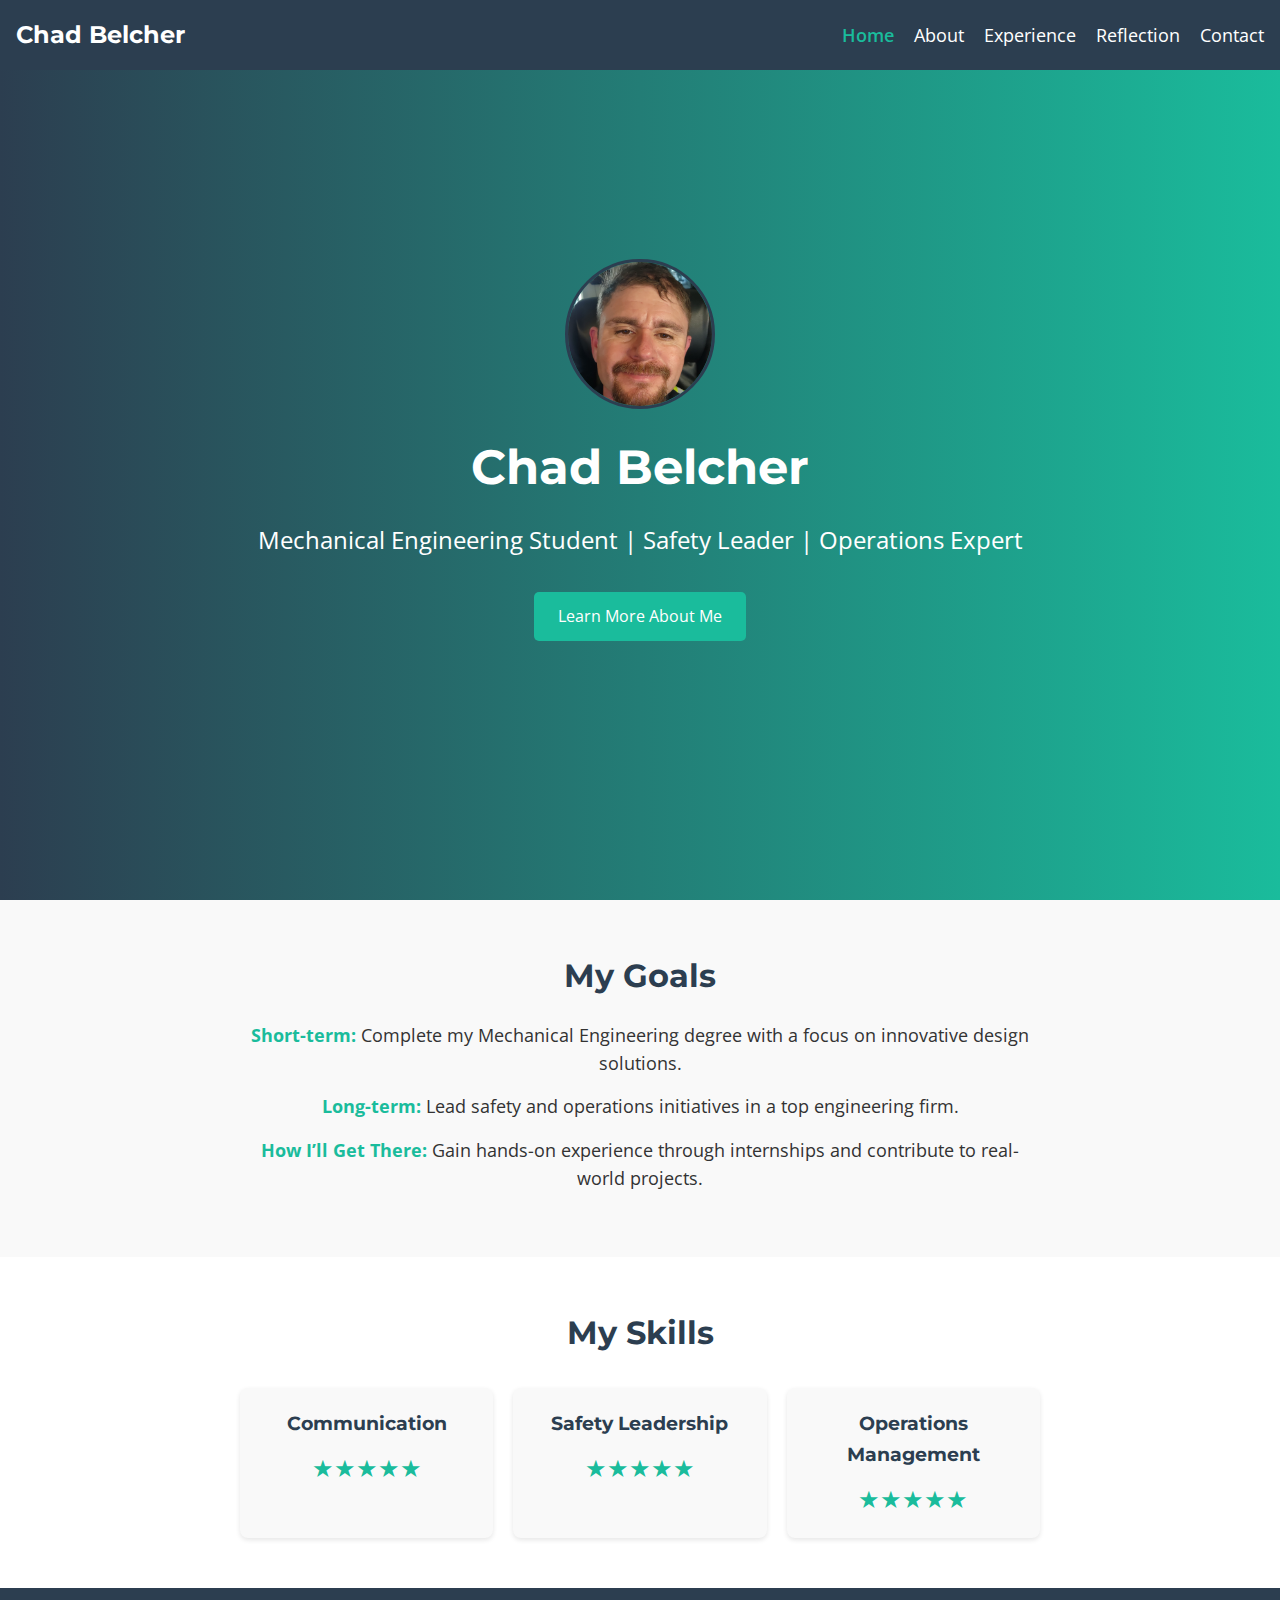
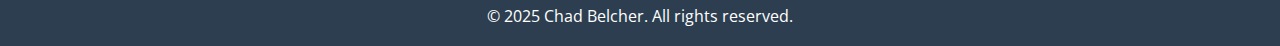
<file: index.html>
<!DOCTYPE html>
<html lang="en">
<head>
    <meta charset="UTF-8">
    <meta name="viewport" content="width=device-width, initial-scale=1.0">
    <title>Chad Belcher - Portfolio</title>
    <link href="https://fonts.googleapis.com/css2?family=Montserrat:wght@400;700&family=Open+Sans:wght@400;600&display=swap" rel="stylesheet">
    <link rel="stylesheet" href="css/styles.css">
</head>
<body>
    <header>
        <nav class="navbar">
            <div class="logo">Chad Belcher</div>
            <div class="nav-toggle" id="nav-toggle">☰</div>
            <ul class="nav-links" id="nav-links">
                <li><a href="index.html" class="active">Home</a></li>
                <li><a href="About.html">About</a></li>
                <li><a href="Experience.html">Experience</a></li>
                <li><a href="Reflection.html">Reflection</a></li>
                <li><a href="Contact.html">Contact</a></li>
            </ul>
        </nav>
    </header>

    <section class="hero">
        <div class="hero-content">
            <img src="Images/headshot.jpg" alt="Chad Belcher - Mechanical Engineering Student" class="profile-pic">
            <h1>Chad Belcher</h1>
            <p>Mechanical Engineering Student | Safety Leader | Operations Expert</p>
            <a href="About.html" class="btn">Learn More About Me</a>
        </div>
    </section>

    <section class="goals">
        <div class="container">
            <h2>My Goals</h2>
            <ul>
                <li><strong>Short-term:</strong> Complete my Mechanical Engineering degree with a focus on innovative design solutions.</li>
                <li><strong>Long-term:</strong> Lead safety and operations initiatives in a top engineering firm.</li>
                <li><strong>How I’ll Get There:</strong> Gain hands-on experience through internships and contribute to real-world projects.</li>
            </ul>
        </div>
    </section>

    <section class="skills">
        <div class="container">
            <h2>My Skills</h2>
            <div class="skills-grid">
                <div class="skill-item">
                    <h3>Communication</h3>
                    <p>★★★★★</p>
                </div>
                <div class="skill-item">
                    <h3>Safety Leadership</h3>
                    <p>★★★★★</p>
                </div>
                <div class="skill-item">
                    <h3>Operations Management</h3>
                    <p>★★★★★</p>
                </div>
               
            </div>
        </div>
    </section>

    <footer>
        <p>© 2025 Chad Belcher. All rights reserved.</p>
    </footer>

    <script src="js/script.js"></script>
</body>
</html>

    <script src="js/script.js"></script>
</body>
</html>
</file>
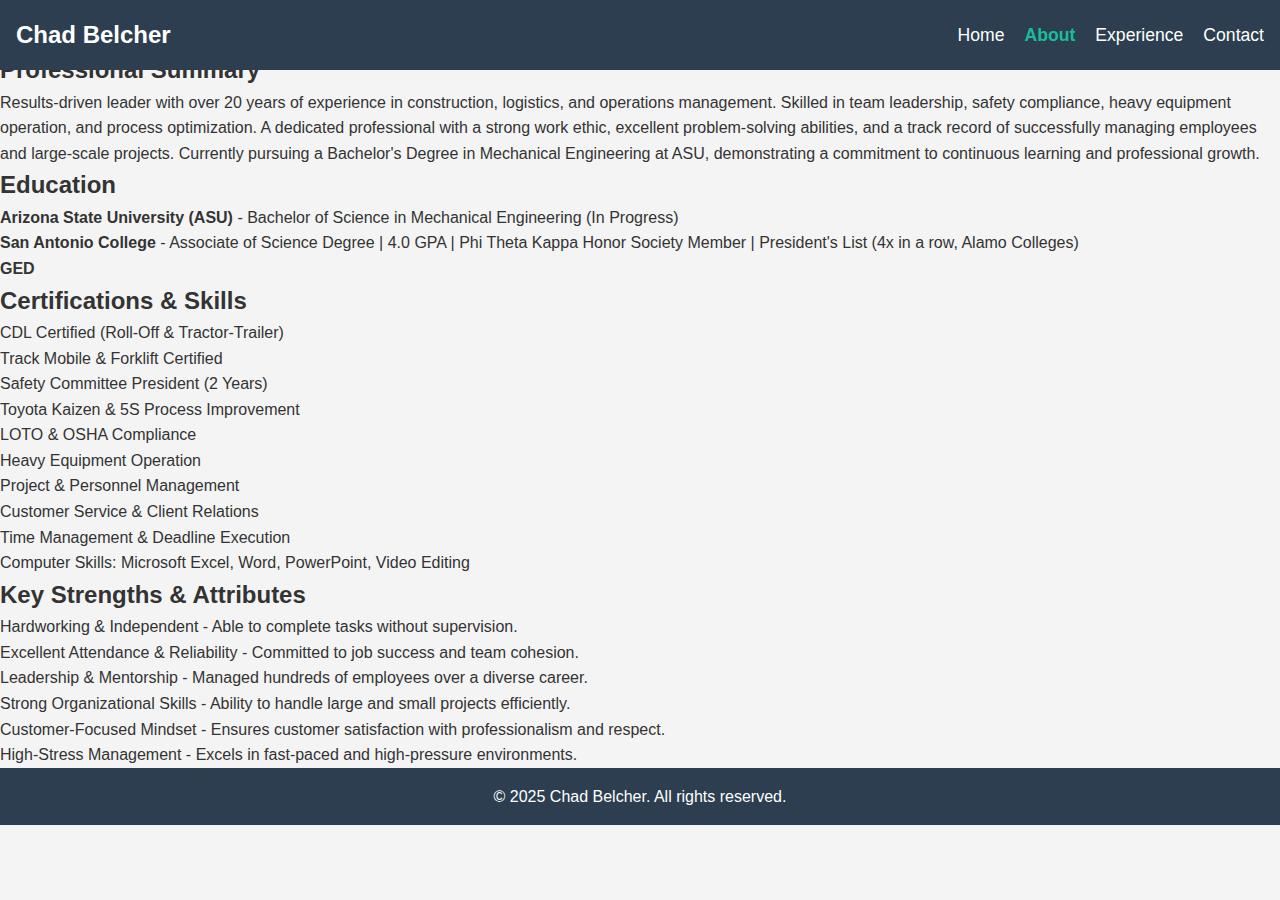
<file: about.html>
<!DOCTYPE html>
<html lang="en">
<head>
    <meta charset="UTF-8">
    <meta name="viewport" content="width=device-width, initial-scale=1.0">
    <title>About - Chad Belcher</title>
    <link rel="stylesheet" href="css/styles.css">
</head>
<body>
    <header>
        <nav class="navbar">
            <div class="logo">Chad Belcher</div>
            <div class="nav-toggle" id="nav-toggle">☰</div>
            <ul class="nav-links" id="nav-links">
                <li><a href="index.html">Home</a></li>
                <li><a href="about.html" class="active">About</a></li>
                <li><a href="experience.html">Experience</a></li>
                <li><a href="contact.html">Contact</a></li>
            </ul>
        </nav>
    </header>

    <section class="content">
        <h1>About Me</h1>
        <div class="section">
            <h2>Professional Summary</h2>
            <p>Results-driven leader with over 20 years of experience in construction, logistics, and operations management. Skilled in team leadership, safety compliance, heavy equipment operation, and process optimization. A dedicated professional with a strong work ethic, excellent problem-solving abilities, and a track record of successfully managing employees and large-scale projects. Currently pursuing a Bachelor's Degree in Mechanical Engineering at ASU, demonstrating a commitment to continuous learning and professional growth.</p>
        </div>

        <div class="section">
            <h2>Education</h2>
            <ul>
                <li><strong>Arizona State University (ASU)</strong> - Bachelor of Science in Mechanical Engineering (In Progress)</li>
                <li><strong>San Antonio College</strong> - Associate of Science Degree | 4.0 GPA | Phi Theta Kappa Honor Society Member | President's List (4x in a row, Alamo Colleges)</li>
                <li><strong>GED</strong></li>
            </ul>
        </div>

        <div class="section">
            <h2>Certifications & Skills</h2>
            <ul>
                <li>CDL Certified (Roll-Off & Tractor-Trailer)</li>
                <li>Track Mobile & Forklift Certified</li>
                <li>Safety Committee President (2 Years)</li>
                <li>Toyota Kaizen & 5S Process Improvement</li>
                <li>LOTO & OSHA Compliance</li>
                <li>Heavy Equipment Operation</li>
                <li>Project & Personnel Management</li>
                <li>Customer Service & Client Relations</li>
                <li>Time Management & Deadline Execution</li>
                <li>Computer Skills: Microsoft Excel, Word, PowerPoint, Video Editing</li>
            </ul>
        </div>

        <div class="section">
            <h2>Key Strengths & Attributes</h2>
            <ul>
                <li>Hardworking & Independent - Able to complete tasks without supervision.</li>
                <li>Excellent Attendance & Reliability - Committed to job success and team cohesion.</li>
                <li>Leadership & Mentorship - Managed hundreds of employees over a diverse career.</li>
                <li>Strong Organizational Skills - Ability to handle large and small projects efficiently.</li>
                <li>Customer-Focused Mindset - Ensures customer satisfaction with professionalism and respect.</li>
                <li>High-Stress Management - Excels in fast-paced and high-pressure environments.</li>
            </ul>
        </div>
    </section>

    <footer>
        <p>&copy; 2025 Chad Belcher. All rights reserved.</p>
    </footer>

    <script src="js/script.js"></script>
</body>
</html>
</file>
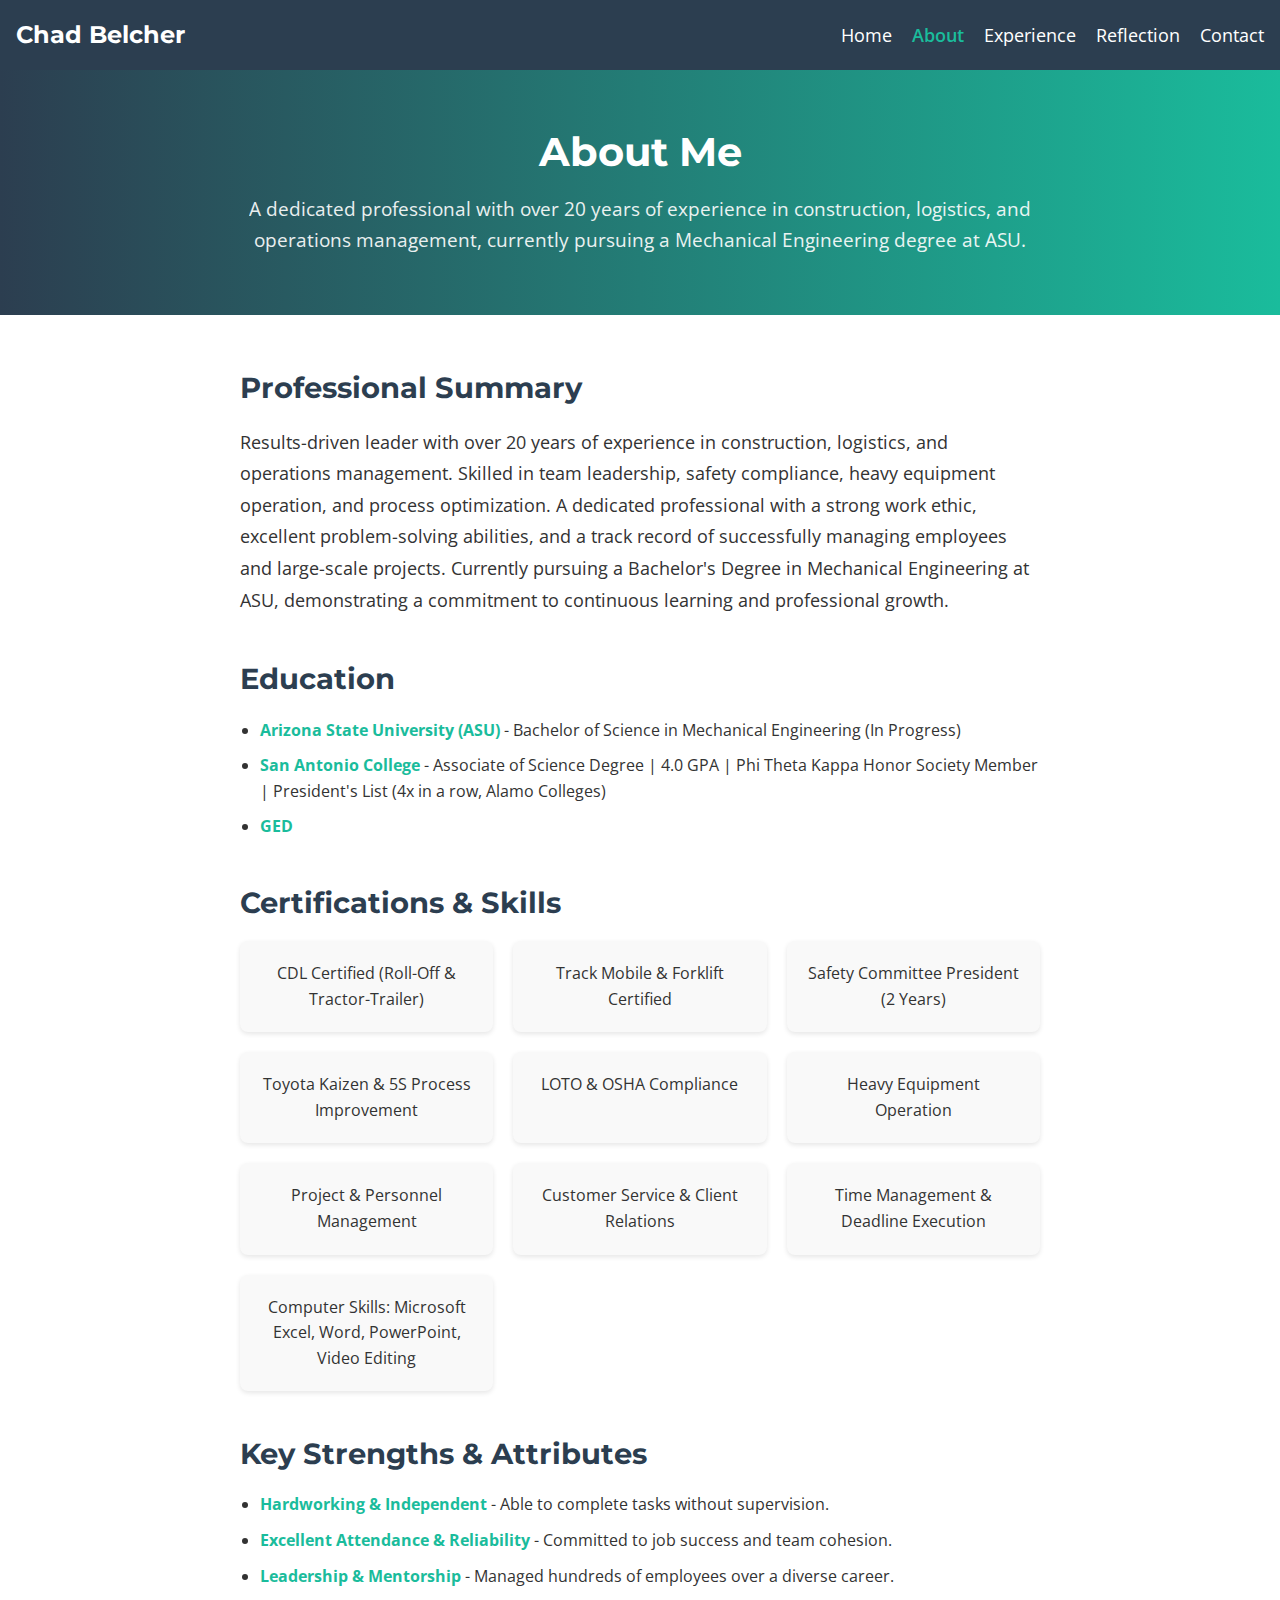
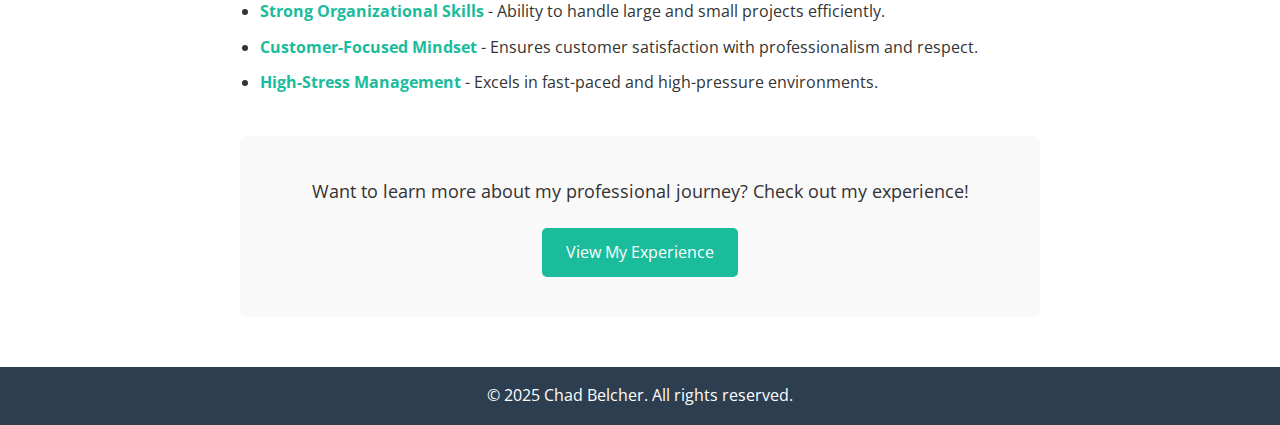
<file: About.html>
<!DOCTYPE html>
<html lang="en">
<head>
    <meta charset="UTF-8">
    <meta name="viewport" content="width=device-width, initial-scale=1.0">
    <title>About - Chad Belcher</title>
    <link href="https://fonts.googleapis.com/css2?family=Montserrat:wght@400;700&family=Open+Sans:wght@400;600&display=swap" rel="stylesheet">
    <link rel="stylesheet" href="css/styles.css">
</head>
<body>
    <header>
        <nav class="navbar">
            <div class="logo">Chad Belcher</div>
            <div class="nav-toggle" id="nav-toggle">☰</div>
            <ul class="nav-links" id="nav-links">
                <li><a href="index.html">Home</a></li>
                <li><a href="About.html" class="active">About</a></li>
                <li><a href="Experience.html">Experience</a></li>
                <li><a href="Reflection.html">Reflection</a></li>
                <li><a href="Contact.html">Contact</a></li>
            </ul>
        </nav>
    </header>

    <section class="about-hero">
        <div class="container">
            <h1>About Me</h1>
            <p>A dedicated professional with over 20 years of experience in construction, logistics, and operations management, currently pursuing a Mechanical Engineering degree at ASU.</p>
        </div>
    </section>

    <section class="about-content">
        <div class="container">
            <div class="section">
                <h2>Professional Summary</h2>
                <p>Results-driven leader with over 20 years of experience in construction, logistics, and operations management. Skilled in team leadership, safety compliance, heavy equipment operation, and process optimization. A dedicated professional with a strong work ethic, excellent problem-solving abilities, and a track record of successfully managing employees and large-scale projects. Currently pursuing a Bachelor's Degree in Mechanical Engineering at ASU, demonstrating a commitment to continuous learning and professional growth.</p>
            </div>

            <div class="section">
                <h2>Education</h2>
                <ul>
                    <li><strong>Arizona State University (ASU)</strong> - Bachelor of Science in Mechanical Engineering (In Progress)</li>
                    <li><strong>San Antonio College</strong> - Associate of Science Degree | 4.0 GPA | Phi Theta Kappa Honor Society Member | President's List (4x in a row, Alamo Colleges)</li>
                    <li><strong>GED</strong></li>
                </ul>
            </div>

            <div class="section">
                <h2>Certifications & Skills</h2>
                <div class="skills-grid">
                    <div class="skill-item">CDL Certified (Roll-Off & Tractor-Trailer)</div>
                    <div class="skill-item">Track Mobile & Forklift Certified</div>
                    <div class="skill-item">Safety Committee President (2 Years)</div>
                    <div class="skill-item">Toyota Kaizen & 5S Process Improvement</div>
                    <div class="skill-item">LOTO & OSHA Compliance</div>
                    <div class="skill-item">Heavy Equipment Operation</div>
                    <div class="skill-item">Project & Personnel Management</div>
                    <div class="skill-item">Customer Service & Client Relations</div>
                    <div class="skill-item">Time Management & Deadline Execution</div>
                    <div class="skill-item">Computer Skills: Microsoft Excel, Word, PowerPoint, Video Editing</div>
                </div>
            </div>

            <div class="section">
                <h2>Key Strengths & Attributes</h2>
                <ul>
                    <li><strong>Hardworking & Independent</strong> - Able to complete tasks without supervision.</li>
                    <li><strong>Excellent Attendance & Reliability</strong> - Committed to job success and team cohesion.</li>
                    <li><strong>Leadership & Mentorship</strong> - Managed hundreds of employees over a diverse career.</li>
                    <li><strong>Strong Organizational Skills</strong> - Ability to handle large and small projects efficiently.</li>
                    <li><strong>Customer-Focused Mindset</strong> - Ensures customer satisfaction with professionalism and respect.</li>
                    <li><strong>High-Stress Management</strong> - Excels in fast-paced and high-pressure environments.</li>
                </ul>
            </div>

            <div class="cta-section">
                <p>Want to learn more about my professional journey? Check out my experience!</p>
                <a href="Experience.html" class="btn">View My Experience</a>
            </div>
        </div>
    </section>

    <footer>
        <p>© 2025 Chad Belcher. All rights reserved.</p>
    </footer>

    <script src="js/script.js"></script>
</body>
</html>
</file>
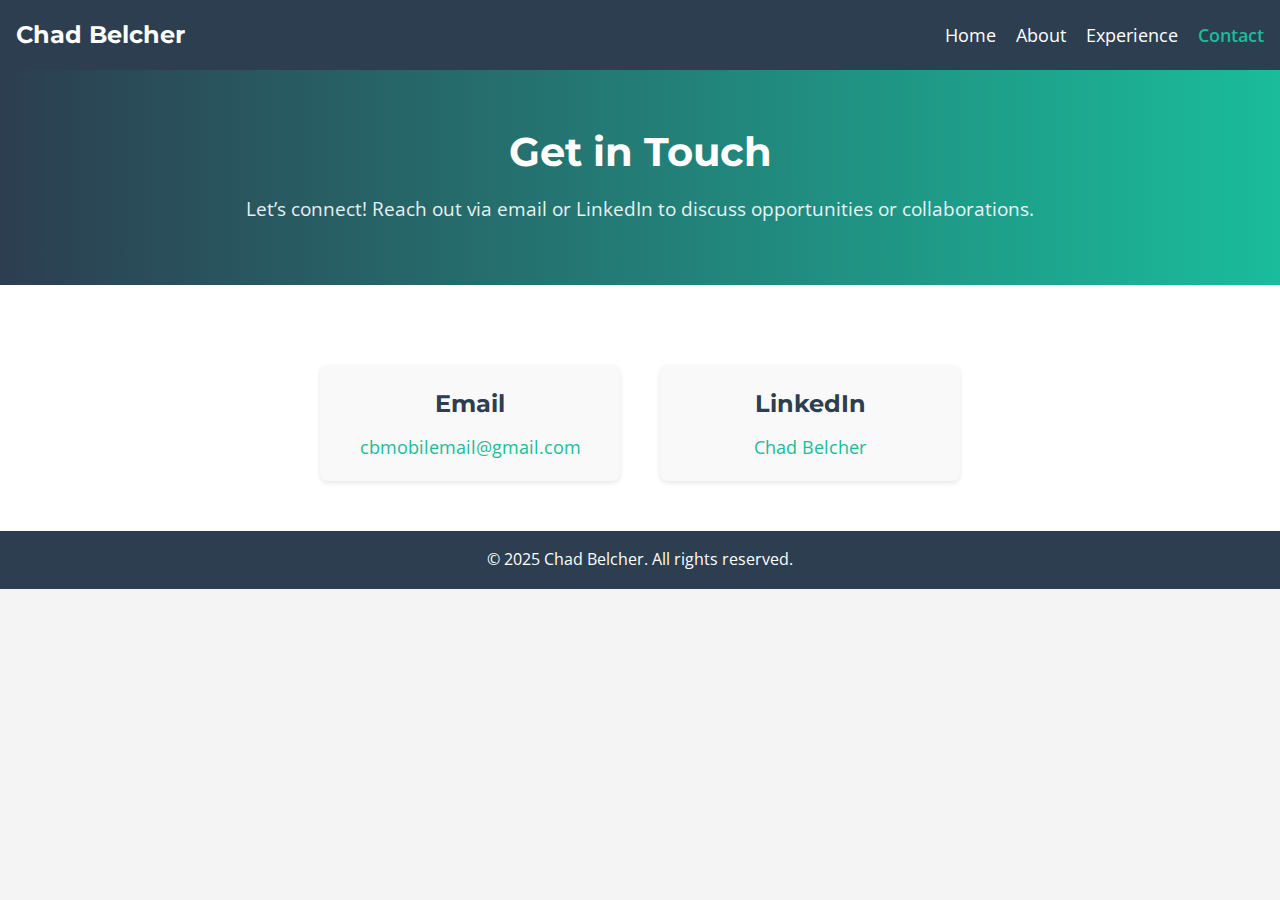
<file: Contact.html>
<!DOCTYPE html>
<html lang="en">
<head>
    <meta charset="UTF-8">
    <meta name="viewport" content="width=device-width, initial-scale=1.0">
    <title>Contact - Chad Belcher</title>
    <link href="https://fonts.googleapis.com/css2?family=Montserrat:wght@400;700&family=Open+Sans:wght@400;600&display=swap" rel="stylesheet">
    <link rel="stylesheet" href="css/styles.css">
</head>
<body>
    <header>
        <nav class="navbar">
            <div class="logo">Chad Belcher</div>
            <div class="nav-toggle" id="nav-toggle">☰</div>
            <ul class="nav-links" id="nav-links">
                <li><a href="index.html">Home</a></li>
                <li><a href="About.html">About</a></li>
                <li><a href="Experience.html">Experience</a></li>
                <li><a href="Contact.html" class="active">Contact</a></li>
            </ul>
        </nav>
    </header>

    <section class="contact-hero">
        <div class="container">
            <h1>Get in Touch</h1>
            <p>Let’s connect! Reach out via email or LinkedIn to discuss opportunities or collaborations.</p>
        </div>
    </section>

    <section class="contact-content">
        <div class="container">
            <div class="contact-info">
                <div class="contact-item">
                    <h2>Email</h2>
                    <p><a href="mailto:cbmobilemail@gmail.com">cbmobilemail@gmail.com</a></p>
                </div>
                <div class="contact-item">
                    <h2>LinkedIn</h2>
                    <p><a href="https://www.linkedin.com/in/chad-belcher-9355b7114/" target="_blank">Chad Belcher</a></p>
                </div>
            </div>
        </div>
    </section>

    <footer>
        <p>© 2025 Chad Belcher. All rights reserved.</p>
    </footer>

    <script src="js/script.js"></script>
</body>
</html>
</file>
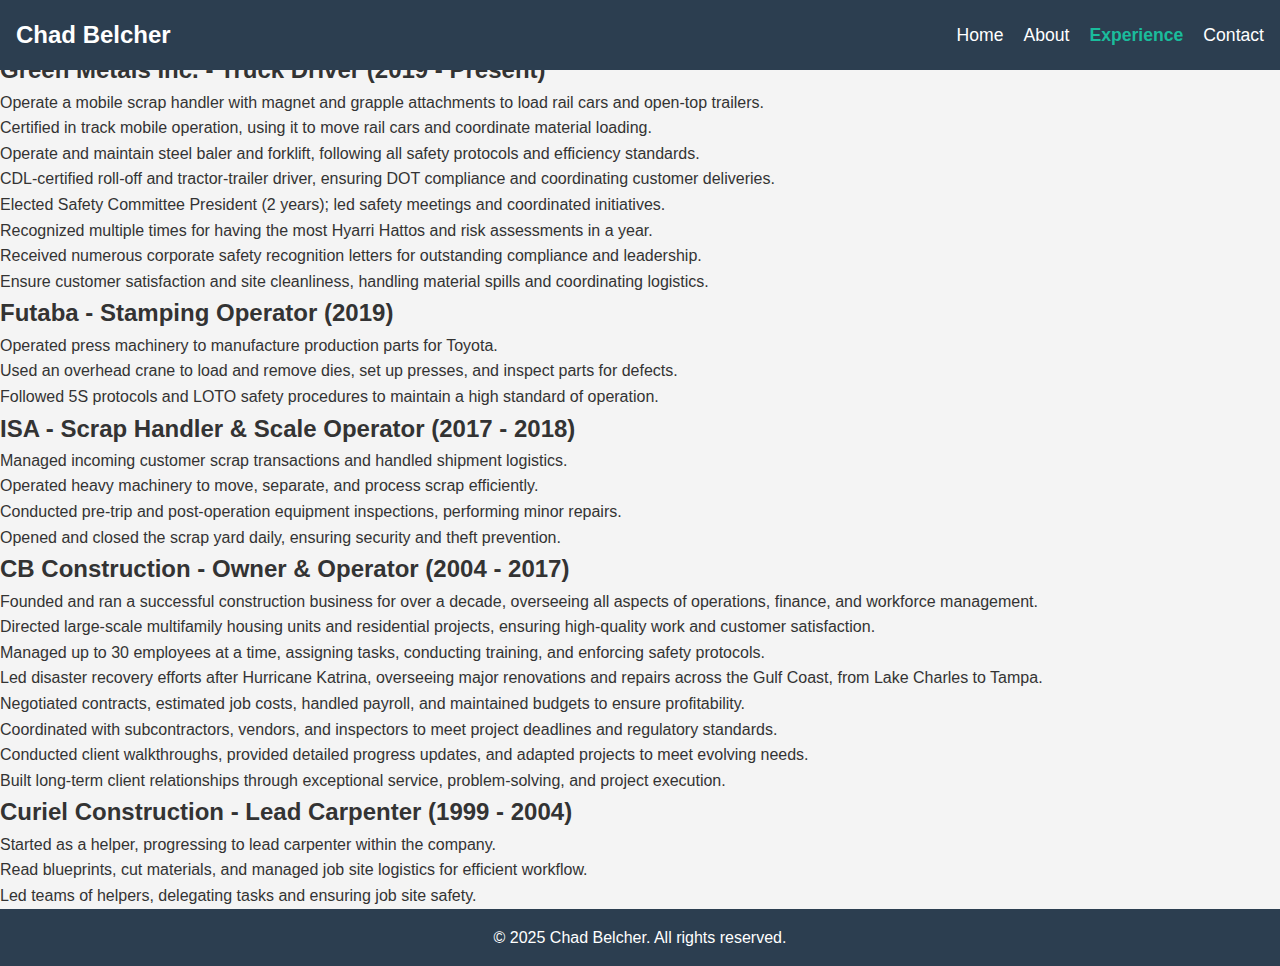
<file: experience.html>
<!DOCTYPE html>
<html lang="en">
<head>
    <meta charset="UTF-8">
    <meta name="viewport" content="width=device-width, initial-scale=1.0">
    <title>Experience - Chad Belcher</title>
    <link rel="stylesheet" href="css/styles.css">
</head>
<body>
    <header>
        <nav class="navbar">
            <div class="logo">Chad Belcher</div>
            <div class="nav-toggle" id="nav-toggle">☰</div>
            <ul class="nav-links" id="nav-links">
                <li><a href="index.html">Home</a></li>
                <li><a href="about.html">About</a></li>
                <li><a href="experience.html" class="active">Experience</a></li>
                <li><a href="contact.html">Contact</a></li>
            </ul>
        </nav>
    </header>

    <section class="content">
        <h1>Professional Experience</h1>
        <div class="section">
            <h2>Green Metals Inc. - Truck Driver (2019 - Present)</h2>
            <ul>
                <li>Operate a mobile scrap handler with magnet and grapple attachments to load rail cars and open-top trailers.</li>
                <li>Certified in track mobile operation, using it to move rail cars and coordinate material loading.</li>
                <li>Operate and maintain steel baler and forklift, following all safety protocols and efficiency standards.</li>
                <li>CDL-certified roll-off and tractor-trailer driver, ensuring DOT compliance and coordinating customer deliveries.</li>
                <li>Elected Safety Committee President (2 years); led safety meetings and coordinated initiatives.</li>
                <li>Recognized multiple times for having the most Hyarri Hattos and risk assessments in a year.</li>
                <li>Received numerous corporate safety recognition letters for outstanding compliance and leadership.</li>
                <li>Ensure customer satisfaction and site cleanliness, handling material spills and coordinating logistics.</li>
            </ul>
        </div>

        <div class="section">
            <h2>Futaba - Stamping Operator (2019)</h2>
            <ul>
                <li>Operated press machinery to manufacture production parts for Toyota.</li>
                <li>Used an overhead crane to load and remove dies, set up presses, and inspect parts for defects.</li>
                <li>Followed 5S protocols and LOTO safety procedures to maintain a high standard of operation.</li>
            </ul>
        </div>

        <div class="section">
            <h2>ISA - Scrap Handler & Scale Operator (2017 - 2018)</h2>
            <ul>
                <li>Managed incoming customer scrap transactions and handled shipment logistics.</li>
                <li>Operated heavy machinery to move, separate, and process scrap efficiently.</li>
                <li>Conducted pre-trip and post-operation equipment inspections, performing minor repairs.</li>
                <li>Opened and closed the scrap yard daily, ensuring security and theft prevention.</li>
            </ul>
        </div>

        <div class="section">
            <h2>CB Construction - Owner & Operator (2004 - 2017)</h2>
            <ul>
                <li>Founded and ran a successful construction business for over a decade, overseeing all aspects of operations, finance, and workforce management.</li>
                <li>Directed large-scale multifamily housing units and residential projects, ensuring high-quality work and customer satisfaction.</li>
                <li>Managed up to 30 employees at a time, assigning tasks, conducting training, and enforcing safety protocols.</li>
                <li>Led disaster recovery efforts after Hurricane Katrina, overseeing major renovations and repairs across the Gulf Coast, from Lake Charles to Tampa.</li>
                <li>Negotiated contracts, estimated job costs, handled payroll, and maintained budgets to ensure profitability.</li>
                <li>Coordinated with subcontractors, vendors, and inspectors to meet project deadlines and regulatory standards.</li>
                <li>Conducted client walkthroughs, provided detailed progress updates, and adapted projects to meet evolving needs.</li>
                <li>Built long-term client relationships through exceptional service, problem-solving, and project execution.</li>
            </ul>
        </div>

        <div class="section">
            <h2>Curiel Construction - Lead Carpenter (1999 - 2004)</h2>
            <ul>
                <li>Started as a helper, progressing to lead carpenter within the company.</li>
                <li>Read blueprints, cut materials, and managed job site logistics for efficient workflow.</li>
                <li>Led teams of helpers, delegating tasks and ensuring job site safety.</li>
            </ul>
        </div>
    </section>

    <footer>
        <p>&copy; 2025 Chad Belcher. All rights reserved.</p>
    </footer>

    <script src="js/script.js"></script>
</body>
</html>
</file>
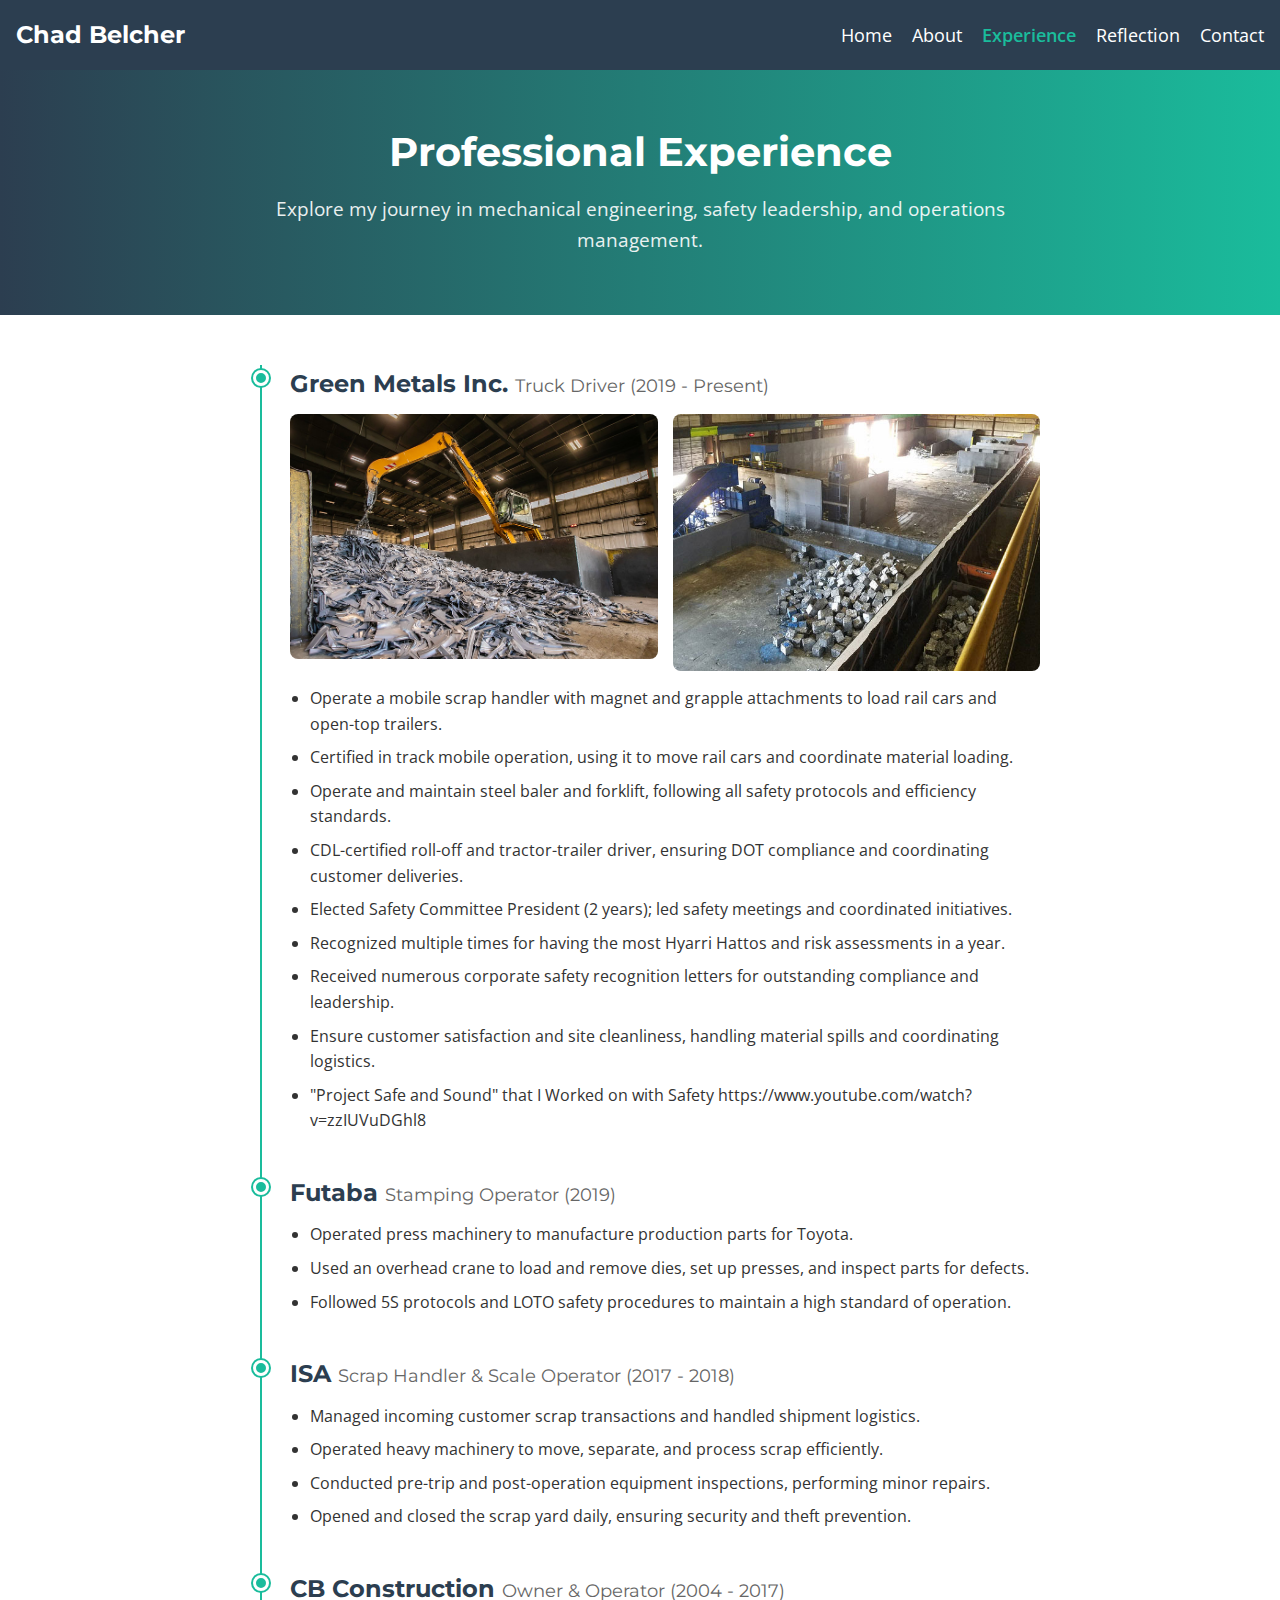
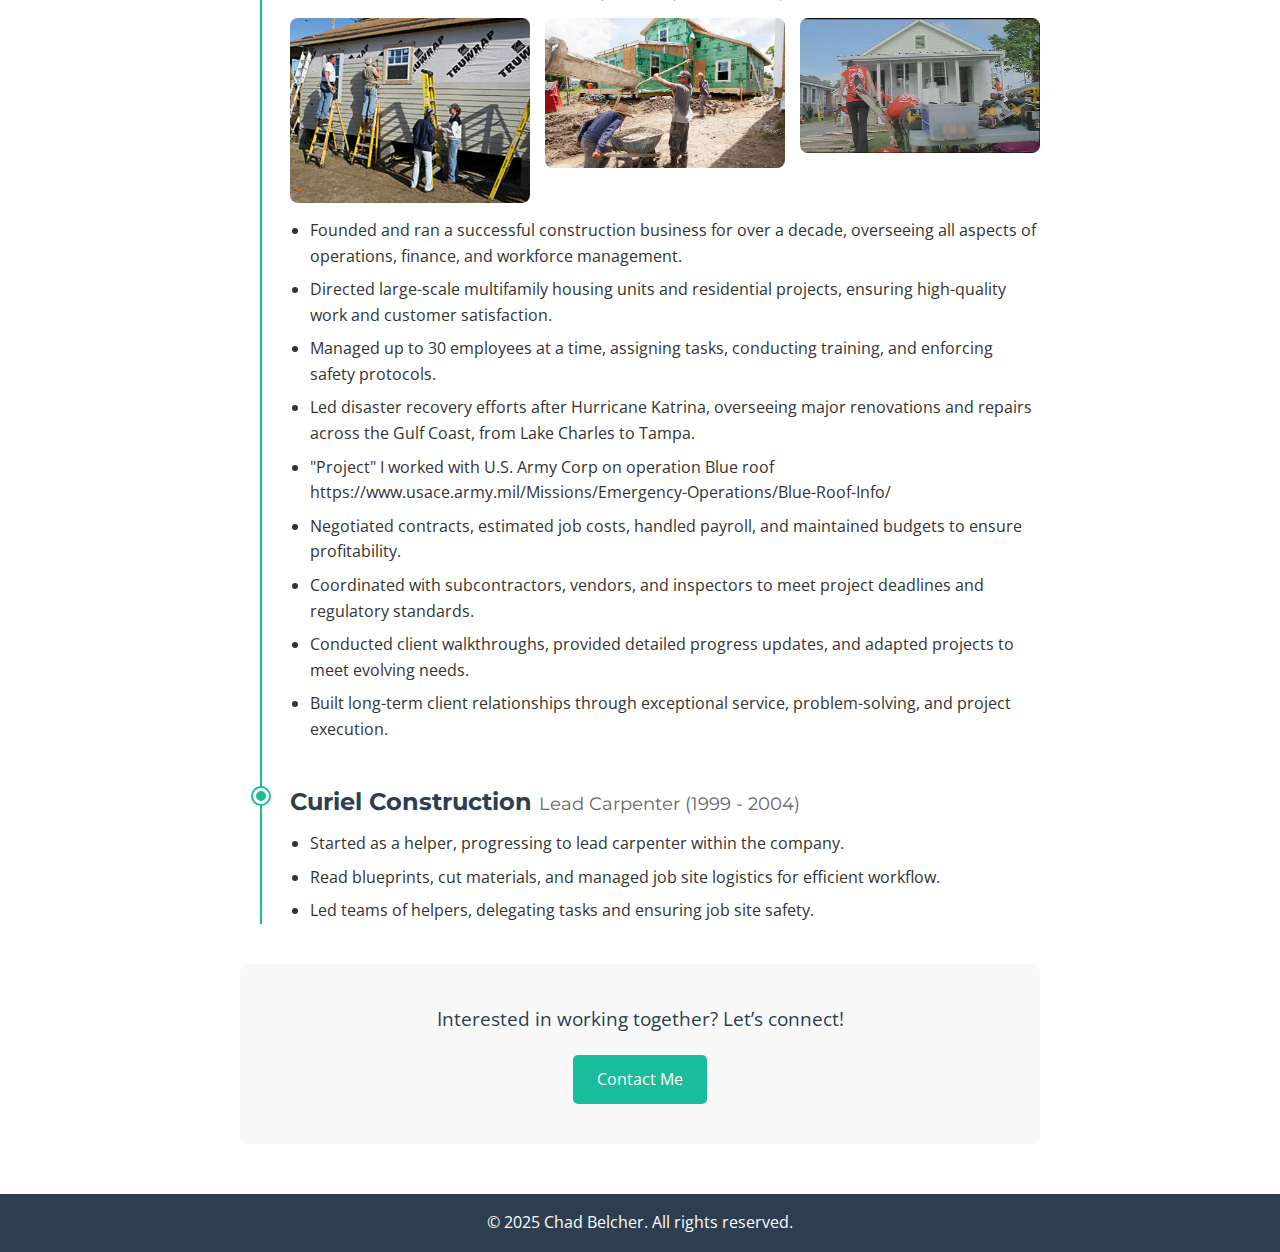
<file: Experience.html>
<!DOCTYPE html>
<html lang="en">
<head>
    <meta charset="UTF-8">
    <meta name="viewport" content="width=device-width, initial-scale=1.0">
    <title>Experience - Chad Belcher</title>
    <link href="https://fonts.googleapis.com/css2?family=Montserrat:wght@400;700&family=Open+Sans:wght@400;600&display=swap" rel="stylesheet">
    <link rel="stylesheet" href="css/styles.css">
</head>
<body>
    <header>
        <nav class="navbar">
            <div class="logo">Chad Belcher</div>
            <div class="nav-toggle" id="nav-toggle">☰</div>
            <ul class="nav-links" id="nav-links">
                <li><a href="index.html">Home</a></li>
                <li><a href="About.html">About</a></li>
                <li><a href="Experience.html" class="active">Experience</a></li>
                <li><a href="Reflection.html">Reflection</a></li>
                <li><a href="Contact.html">Contact</a></li>
            </ul>
        </nav>
    </header>

    <section class="experience-hero">
        <div class="container">
            <h1>Professional Experience</h1>
            <p>Explore my journey in mechanical engineering, safety leadership, and operations management.</p>
        </div>
    </section>

    <section class="experience-content">
        <div class="container">
            <div class="timeline">
                <div class="experience-entry">
                    <div class="timeline-dot"></div>
                    <div class="experience-details">
                        <h2>Green Metals Inc. <span>Truck Driver (2019 - Present)</span></h2>
                        <div class="experience-img-gallery">
                            <img src="Images/green-metals-1.jpg" alt="Green Metals Inc. Scrap Processing" class="experience-img">
                            <img src="Images/green-metals-2.jpg" alt="Green Metals Inc. Heavy Machinery" class="experience-img">
                        </div>
                        <ul>
                            <li>Operate a mobile scrap handler with magnet and grapple attachments to load rail cars and open-top trailers.</li>
                            <li>Certified in track mobile operation, using it to move rail cars and coordinate material loading.</li>
                            <li>Operate and maintain steel baler and forklift, following all safety protocols and efficiency standards.</li>
                            <li>CDL-certified roll-off and tractor-trailer driver, ensuring DOT compliance and coordinating customer deliveries.</li>
                            <li>Elected Safety Committee President (2 years); led safety meetings and coordinated initiatives.</li>
                            <li>Recognized multiple times for having the most Hyarri Hattos and risk assessments in a year.</li>
                            <li>Received numerous corporate safety recognition letters for outstanding compliance and leadership.</li>
                            <li>Ensure customer satisfaction and site cleanliness, handling material spills and coordinating logistics.</li>
                            <li>"Project Safe and Sound" that I Worked on with Safety https://www.youtube.com/watch?v=zzIUVuDGhl8</li>
                        </ul>
                    </div>
                </div>

                <div class="experience-entry">
                    <div class="timeline-dot"></div>
                    <div class="experience-details">
                        <h2>Futaba <span>Stamping Operator (2019)</span></h2>
                        <ul>
                            <li>Operated press machinery to manufacture production parts for Toyota.</li>
                            <li>Used an overhead crane to load and remove dies, set up presses, and inspect parts for defects.</li>
                            <li>Followed 5S protocols and LOTO safety procedures to maintain a high standard of operation.</li>
                        </ul>
                    </div>
                </div>

                <div class="experience-entry">
                    <div class="timeline-dot"></div>
                    <div class="experience-details">
                        <h2>ISA <span>Scrap Handler & Scale Operator (2017 - 2018)</span></h2>
                        <ul>
                            <li>Managed incoming customer scrap transactions and handled shipment logistics.</li>
                            <li>Operated heavy machinery to move, separate, and process scrap efficiently.</li>
                            <li>Conducted pre-trip and post-operation equipment inspections, performing minor repairs.</li>
                            <li>Opened and closed the scrap yard daily, ensuring security and theft prevention.</li>
                        </ul>
                    </div>
                </div>

                <div class="experience-entry">
                    <div class="timeline-dot"></div>
                    <div class="experience-details">
                        <h2>CB Construction <span>Owner & Operator (2004 - 2017)</span></h2>
                        <div class="experience-img-gallery">
                            <img src="Images/cb-construction-1.jpg" alt="CB Construction Team Working" class="experience-img">
                            <img src="Images/cb-construction-2.webp" alt="CB Construction Completed House" class="experience-img">
                            <img src="Images/cb-construction-3.jpg" alt="CB Construction House Framing" class="experience-img">
                            
                        </div>
                        <ul>
                            <li>Founded and ran a successful construction business for over a decade, overseeing all aspects of operations, finance, and workforce management.</li>
                            <li>Directed large-scale multifamily housing units and residential projects, ensuring high-quality work and customer satisfaction.</li>
                            <li>Managed up to 30 employees at a time, assigning tasks, conducting training, and enforcing safety protocols.</li>
                            <li>Led disaster recovery efforts after Hurricane Katrina, overseeing major renovations and repairs across the Gulf Coast, from Lake Charles to Tampa.</li>
                            <li>"Project" I worked with U.S. Army Corp on operation Blue roof https://www.usace.army.mil/Missions/Emergency-Operations/Blue-Roof-Info/</li>
                            <li>Negotiated contracts, estimated job costs, handled payroll, and maintained budgets to ensure profitability.</li>
                            <li>Coordinated with subcontractors, vendors, and inspectors to meet project deadlines and regulatory standards.</li>
                            <li>Conducted client walkthroughs, provided detailed progress updates, and adapted projects to meet evolving needs.</li>
                            <li>Built long-term client relationships through exceptional service, problem-solving, and project execution.</li>
                        </ul>
                    </div>
                </div>

                <div class="experience-entry">
                    <div class="timeline-dot"></div>
                    <div class="experience-details">
                        <h2>Curiel Construction <span>Lead Carpenter (1999 - 2004)</span></h2>
                        <ul>
                            <li>Started as a helper, progressing to lead carpenter within the company.</li>
                            <li>Read blueprints, cut materials, and managed job site logistics for efficient workflow.</li>
                            <li>Led teams of helpers, delegating tasks and ensuring job site safety.</li>
                        </ul>
                    </div>
                </div>
            </div>

            <div class="cta-section">
                <p>Interested in working together? Let’s connect!</p>
                <a href="Contact.html" class="btn">Contact Me</a>
            </div>
        </div>
    </section>

    <footer>
        <p>© 2025 Chad Belcher. All rights reserved.</p>
    </footer>

    <script src="js/script.js"></script>
</body>
</html>
</file>
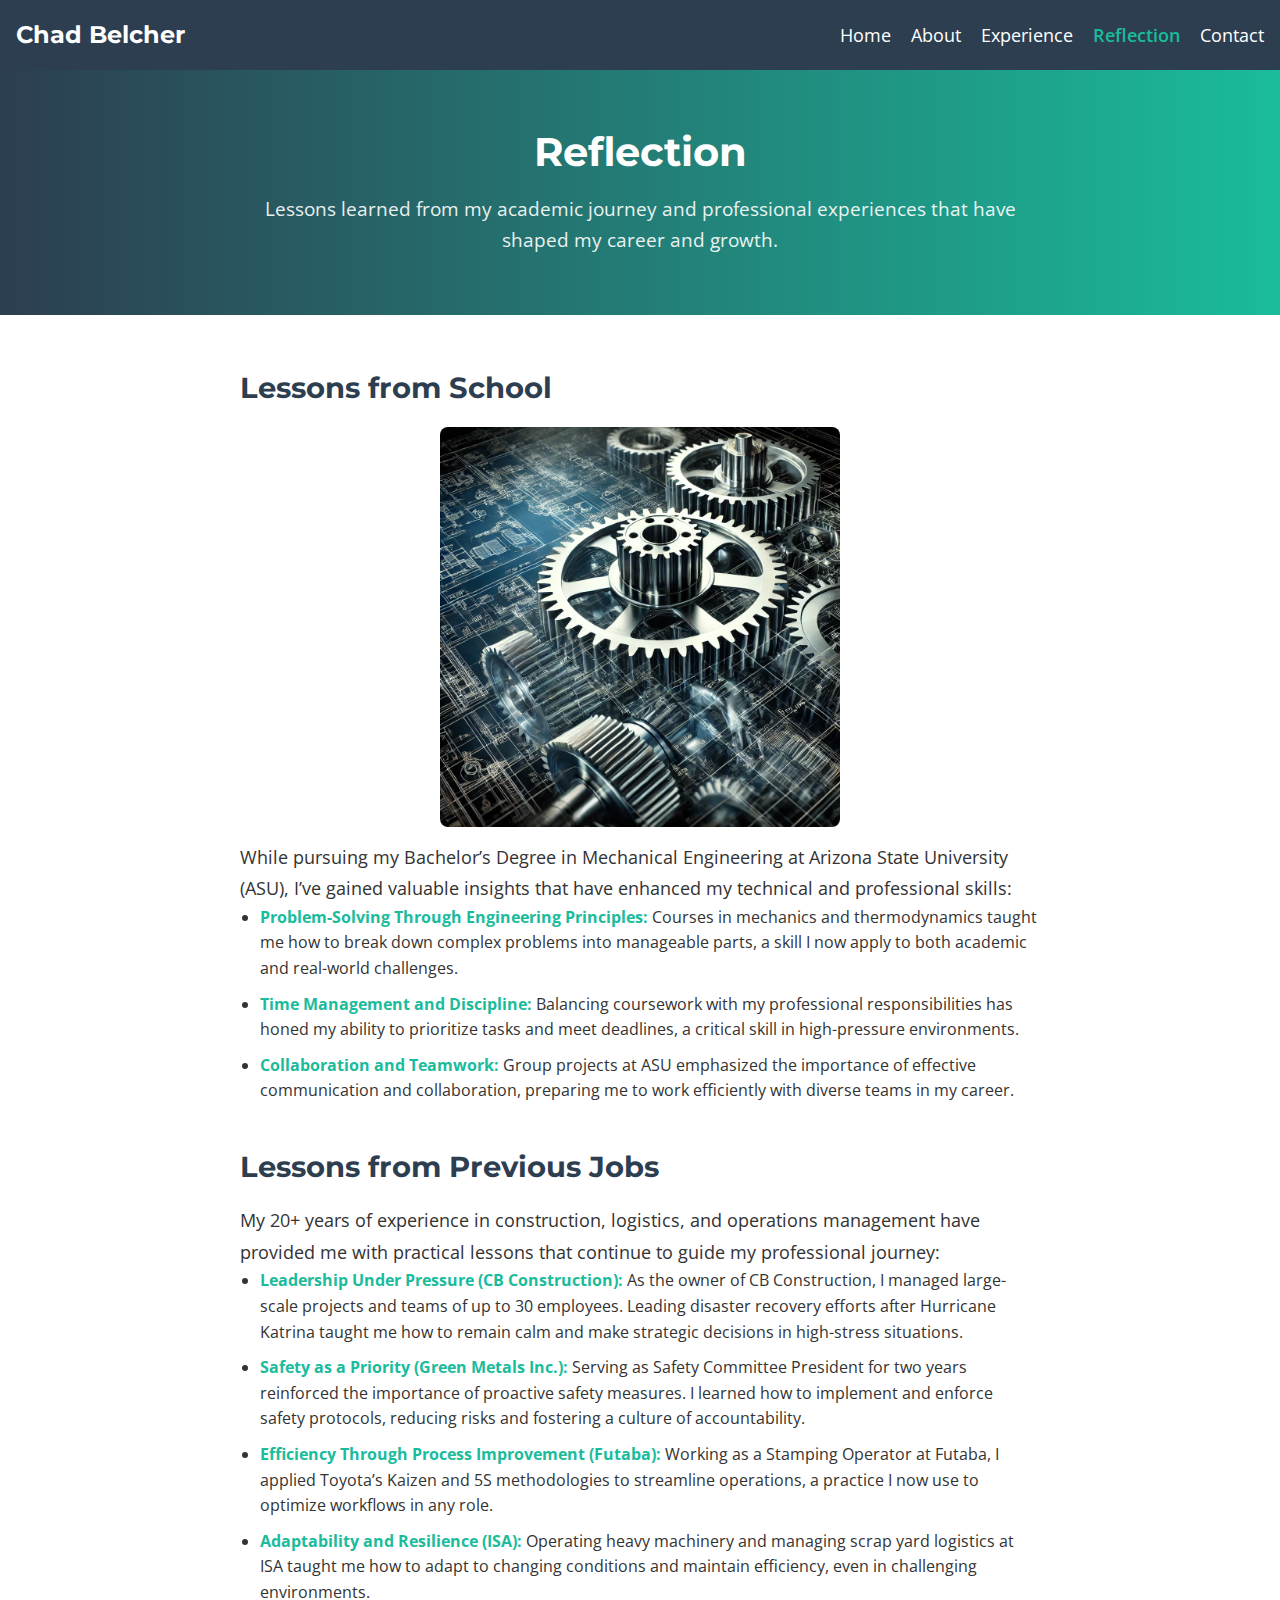
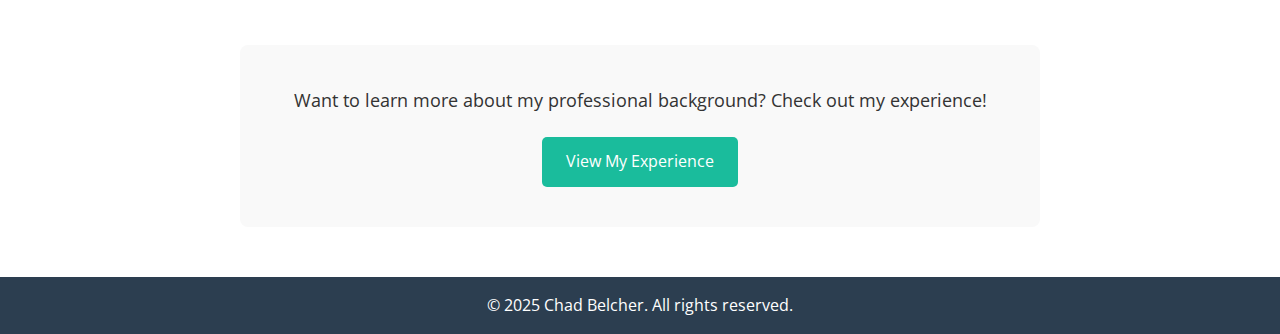
<file: Reflection.html>
<!DOCTYPE html>
<html lang="en">
<head>
    <meta charset="UTF-8">
    <meta name="viewport" content="width=device-width, initial-scale=1.0">
    <title>Reflection - Chad Belcher</title>
    <link href="https://fonts.googleapis.com/css2?family=Montserrat:wght@400;700&family=Open+Sans:wght@400;600&display=swap" rel="stylesheet">
    <link rel="stylesheet" href="css/styles.css">
</head>
<body>
    <header>
        <nav class="navbar">
            <div class="logo">Chad Belcher</div>
            <div class="nav-toggle" id="nav-toggle">☰</div>
            <ul class="nav-links" id="nav-links">
                <li><a href="index.html">Home</a></li>
                <li><a href="About.html">About</a></li>
                <li><a href="Experience.html">Experience</a></li>
                <li><a href="Reflection.html" class="active">Reflection</a></li>
                <li><a href="Contact.html">Contact</a></li>
            </ul>
        </nav>
    </header>

    <section class="reflection-hero">
        <div class="container">
            <h1>Reflection</h1>
            <p>Lessons learned from my academic journey and professional experiences that have shaped my career and growth.</p>
        </div>
    </section>

    <section class="reflection-content">
        <div class="container">
            <div class="section">
                <h2>Lessons from School</h2>
                <img src="Images/engineering-gears.webp" alt="Mechanical Engineering Gears" class="reflection-img">
                <p>While pursuing my Bachelor’s Degree in Mechanical Engineering at Arizona State University (ASU), I’ve gained valuable insights that have enhanced my technical and professional skills:</p>
                <ul>
                    <li><strong>Problem-Solving Through Engineering Principles:</strong> Courses in mechanics and thermodynamics taught me how to break down complex problems into manageable parts, a skill I now apply to both academic and real-world challenges.</li>
                    <li><strong>Time Management and Discipline:</strong> Balancing coursework with my professional responsibilities has honed my ability to prioritize tasks and meet deadlines, a critical skill in high-pressure environments.</li>
                    <li><strong>Collaboration and Teamwork:</strong> Group projects at ASU emphasized the importance of effective communication and collaboration, preparing me to work efficiently with diverse teams in my career.</li>
                </ul>
            </div>

            <div class="section">
                <h2>Lessons from Previous Jobs</h2>
                <p>My 20+ years of experience in construction, logistics, and operations management have provided me with practical lessons that continue to guide my professional journey:</p>
                <ul>
                    <li><strong>Leadership Under Pressure (CB Construction):</strong> As the owner of CB Construction, I managed large-scale projects and teams of up to 30 employees. Leading disaster recovery efforts after Hurricane Katrina taught me how to remain calm and make strategic decisions in high-stress situations.</li>
                    <li><strong>Safety as a Priority (Green Metals Inc.):</strong> Serving as Safety Committee President for two years reinforced the importance of proactive safety measures. I learned how to implement and enforce safety protocols, reducing risks and fostering a culture of accountability.</li>
                    <li><strong>Efficiency Through Process Improvement (Futaba):</strong> Working as a Stamping Operator at Futaba, I applied Toyota’s Kaizen and 5S methodologies to streamline operations, a practice I now use to optimize workflows in any role.</li>
                    <li><strong>Adaptability and Resilience (ISA):</strong> Operating heavy machinery and managing scrap yard logistics at ISA taught me how to adapt to changing conditions and maintain efficiency, even in challenging environments.</li>
                </ul>
            </div>

            <div class="cta-section">
                <p>Want to learn more about my professional background? Check out my experience!</p>
                <a href="Experience.html" class="btn">View My Experience</a>
            </div>
        </div>
    </section>

    <footer>
        <p>© 2025 Chad Belcher. All rights reserved.</p>
    </footer>

    <script src="js/script.js"></script>
</body>
</html>
</file>
<file: css/styles.css>
/* Reset and Base Styles */
* {
    margin: 0;
    padding: 0;
    box-sizing: border-box;
}

body {
    font-family: 'Open Sans', sans-serif;
    line-height: 1.6;
    color: #333;
    background-color: #f4f4f4;
}

/* Navbar Styles */
.navbar {
    background-color: #2c3e50;
    padding: 1rem;
    display: flex;
    justify-content: space-between;
    align-items: center;
    position: fixed;
    width: 100%;
    top: 0;
    z-index: 1000;
}

.logo {
    color: white;
    font-size: 1.5rem;
    font-weight: bold;
    font-family: 'Montserrat', sans-serif;
}

.nav-links {
    display: flex;
    list-style: none;
    gap: 20px;
}

.nav-links a {
    color: white;
    text-decoration: none;
    font-size: 1.1rem;
    transition: color 0.3s ease;
}

.nav-links a:hover {
    color: #1ABC9C;
}

.nav-links a.active {
    color: #1ABC9C;
    font-weight: 600;
}

.nav-links.active {
    display: block;
}

/* Hamburger Menu for Mobile */
@media (max-width: 768px) {
    .nav-links {
        display: none;
        position: absolute;
        top: 60px;
        left: 0;
        width: 100%;
        background-color: #2c3e50;
        padding: 20px;
        box-shadow: 0 2px 5px rgba(0, 0, 0, 0.1);
    }

    .nav-links.active {
        display: block;
    }

    .nav-links li {
        margin: 10px 0;
        text-align: center;
    }

    .nav-toggle {
        display: block;
        cursor: pointer;
        font-size: 24px;
        color: white;
    }
}

/* Hide Hamburger on Desktop */
@media (min-width: 769px) {
    .nav-toggle {
        display: none;
    }
}

/* Hero Section (for index.html) */
.hero {
    height: 100vh;
    background: linear-gradient(to right, #2C3E50, #1ABC9C);
    background-size: cover;
    background-position: center;
    display: flex;
    justify-content: center;
    align-items: center;
    text-align: center;
    color: white;
}

.profile-pic {
    width: 150px;
    height: 150px;
    border-radius: 50%;
    object-fit: cover;
    margin: 0 auto 20px;
    display: block;
    border: 3px solid #2C3E50;
}

.hero-content h1 {
    font-size: 3rem;
    margin-bottom: 1rem;
    font-family: 'Montserrat', sans-serif;
}

.hero-content p {
    font-size: 1.5rem;
    margin-bottom: 2rem;
}

/* Experience Hero Section (for Experience.html) */
.experience-hero {
    padding: 120px 20px 60px;
    background: linear-gradient(to right, #2C3E50, #1ABC9C);
    text-align: center;
    color: white;
}

.experience-hero h1 {
    font-size: 2.5rem;
    margin-bottom: 10px;
    font-family: 'Montserrat', sans-serif;
}

.experience-hero p {
    font-size: 1.2rem;
    opacity: 0.9;
}

/* Contact Hero Section (for Contact.html) */
.contact-hero {
    padding: 120px 20px 60px;
    background: linear-gradient(to right, #2C3E50, #1ABC9C);
    text-align: center;
    color: white;
}

.contact-hero h1 {
    font-size: 2.5rem;
    margin-bottom: 10px;
    font-family: 'Montserrat', sans-serif;
}

.contact-hero p {
    font-size: 1.2rem;
    opacity: 0.9;
}

/* About Hero Section (for About.html) */
.about-hero {
    padding: 120px 20px 60px;
    background: linear-gradient(to right, #2C3E50, #1ABC9C);
    text-align: center;
    color: white;
}

.about-hero h1 {
    font-size: 2.5rem;
    margin-bottom: 10px;
    font-family: 'Montserrat', sans-serif;
}

.about-hero p {
    font-size: 1.2rem;
    opacity: 0.9;
}

/* Reflection Hero Section (for Reflection.html) */
.reflection-hero {
    padding: 120px 20px 60px;
    background: linear-gradient(to right, #2C3E50, #1ABC9C);
    text-align: center;
    color: white;
}

.reflection-hero h1 {
    font-size: 2.5rem;
    margin-bottom: 10px;
    font-family: 'Montserrat', sans-serif;
}

.reflection-hero p {
    font-size: 1.2rem;
    opacity: 0.9;
}

/* Button Styles */
.btn {
    display: inline-block;
    padding: 0.75rem 1.5rem;
    background-color: #1ABC9C;
    color: white;
    text-decoration: none;
    border-radius: 5px;
    transition: background-color 0.3s ease;
}

.btn:hover {
    background-color: #16a085;
}

/* Goals Section (for index.html) */
.goals {
    padding: 50px 20px;
    background-color: #f9f9f9;
    text-align: center;
}

.container {
    max-width: 800px;
    margin: 0 auto;
}

.goals h2 {
    font-size: 2rem;
    margin-bottom: 20px;
    color: #2C3E50;
    font-family: 'Montserrat', sans-serif;
}

.goals ul {
    list-style: none;
    padding: 0;
}

.goals li {
    margin: 15px 0;
    font-size: 1.1rem;
    line-height: 1.6;
}

.goals strong {
    color: #1ABC9C;
}

/* Skills Section (for index.html and About.html) */
.skills {
    padding: 50px 20px;
    background-color: #fff;
}

.skills h2 {
    font-size: 2rem;
    margin-bottom: 30px;
    text-align: center;
    color: #2C3E50;
    font-family: 'Montserrat', sans-serif;
}

.skills-grid {
    display: grid;
    grid-template-columns: repeat(auto-fit, minmax(200px, 1fr));
    gap: 20px;
    max-width: 800px;
    margin: 0 auto;
}

.skill-item {
    text-align: center;
    padding: 20px;
    background-color: #f9f9f9;
    border-radius: 8px;
    box-shadow: 0 2px 5px rgba(0, 0, 0, 0.1);
}

.skill-item h3 {
    font-size: 1.2rem;
    margin-bottom: 10px;
    color: #2C3E50;
    font-family: 'Montserrat', sans-serif;
}

.skill-item p {
    font-size: 1.5rem;
    color: #1ABC9C;
}

/* Experience Content (for Experience.html) */
.experience-content {
    padding: 50px 20px;
    background-color: #fff;
}

.experience-content h1 {
    font-size: 2.5rem;
    margin-bottom: 30px;
    color: #2C3E50;
    font-family: 'Montserrat', sans-serif;
    text-align: center;
}

.timeline {
    position: relative;
    max-width: 800px;
    margin: 0 auto;
}

.timeline::before {
    content: '';
    position: absolute;
    width: 2px;
    background-color: #1ABC9C;
    top: 0;
    bottom: 0;
    left: 20px;
}

.experience-entry {
    position: relative;
    margin-bottom: 40px;
    padding-left: 50px;
}

.timeline-dot {
    position: absolute;
    left: 13px;
    top: 5px;
    width: 16px;
    height: 16px;
    background-color: #1ABC9C;
    border-radius: 50%;
    border: 3px solid #fff;
    box-shadow: 0 0 0 2px #1ABC9C;
}

.experience-details h2 {
    font-size: 1.5rem;
    color: #2C3E50;
    font-family: 'Montserrat', sans-serif;
    margin-bottom: 10px;
}

.experience-details h2 span {
    font-size: 1.1rem;
    color: #666;
    font-weight: 400;
}

.experience-details ul {
    list-style: disc;
    margin-left: 20px;
    font-size: 1rem;
    color: #333;
}

.experience-details li {
    margin-bottom: 8px;
}

.experience-img-gallery {
    display: grid;
    grid-template-columns: repeat(auto-fit, minmax(200px, 1fr));
    gap: 15px;
    margin-bottom: 15px;
}

.experience-img {
    width: 100%;
    height: auto;
    border-radius: 8px;
    display: block;
}

/* CTA Section (for Experience.html, About.html, and Reflection.html) */
.cta-section {
    text-align: center;
    padding: 40px 20px;
    background-color: #f9f9f9;
    border-radius: 8px;
    margin-top: 40px;
}

.cta-section p {
    font-size: 1.2rem;
    margin-bottom: 20px;
    color: #2C3E50;
}

/* Contact Content (for Contact.html) */
.contact-content {
    padding: 50px 20px;
    background-color: #fff;
    text-align: center;
}

.contact-info {
    display: flex;
    justify-content: center;
    gap: 40px;
    flex-wrap: wrap;
    margin-top: 30px;
}

.contact-item {
    background-color: #f9f9f9;
    padding: 20px;
    border-radius: 8px;
    box-shadow: 0 2px 5px rgba(0, 0, 0, 0.1);
    width: 300px;
    transition: transform 0.3s ease;
}

.contact-item:hover {
    transform: translateY(-5px);
}

.contact-item h2 {
    font-size: 1.5rem;
    color: #2C3E50;
    font-family: 'Montserrat', sans-serif;
    margin-bottom: 10px;
}

.contact-item p {
    font-size: 1.1rem;
    margin: 0;
}

.contact-item a {
    color: #1ABC9C;
    text-decoration: none;
    transition: color 0.3s ease;
}

.contact-item a:hover {
    color: #16a085;
}

/* About Content (for About.html) */
.about-content {
    padding: 50px 20px;
    background-color: #fff;
}

.about-content .section {
    margin-bottom: 40px;
}

.about-content h2 {
    font-size: 1.8rem;
    color: #2C3E50;
    font-family: 'Montserrat', sans-serif;
    margin-bottom: 15px;
}

.about-content p {
    font-size: 1.1rem;
    line-height: 1.8;
    color: #333;
}

.about-content ul {
    list-style: disc;
    margin-left: 20px;
    font-size: 1rem;
    color: #333;
}

.about-content li {
    margin-bottom: 10px;
}

.about-content strong {
    color: #1ABC9C;
}

/* Reflection Content (for Reflection.html) */
.reflection-content {
    padding: 50px 20px;
    background-color: #fff;
}

.reflection-content .section {
    margin-bottom: 40px;
}

.reflection-content h2 {
    font-size: 1.8rem;
    color: #2C3E50;
    font-family: 'Montserrat', sans-serif;
    margin-bottom: 15px;
}

.reflection-content p {
    font-size: 1.1rem;
    line-height: 1.8;
    color: #333;
}

.reflection-content ul {
    list-style: disc;
    margin-left: 20px;
    font-size: 1rem;
    color: #333;
}

.reflection-content li {
    margin-bottom: 10px;
}

.reflection-content strong {
    color: #1ABC9C;
}

.reflection-img {
    width: 100%;
    max-width: 400px;
    height: auto;
    border-radius: 8px;
    margin-bottom: 15px;
    display: block;
    margin-left: auto;
    margin-right: auto;
}

/* Footer */
footer {
    background-color: #2C3E50;
    color: white;
    text-align: center;
    padding: 1rem;
    position: relative;
    bottom: 0;
    width: 100%;
}

footer p {
    margin: 0;
}

/* Responsive Design */
@media (max-width: 768px) {
    .nav-links {
        flex-direction: column;
    }

    .nav-links.active {
        display: block;
    }

    .nav-links li {
        margin: 0.5rem 0;
    }

    .hero-content h1 {
        font-size: 2rem;
    }

    .hero-content p {
        font-size: 1.2rem;
    }

    .profile-pic {
        width: 120px;
        height: 120px;
    }

    .experience-hero h1,
    .contact-hero h1,
    .about-hero h1,
    .reflection-hero h1 {
        font-size: 2rem;
    }

    .experience-hero p,
    .contact-hero p,
    .about-hero p,
    .reflection-hero p {
        font-size: 1rem;
    }

    .experience-details h2 {
        font-size: 1.3rem;
    }

    .experience-details h2 span {
        font-size: 1rem;
    }

    .experience-details ul {
        font-size: 0.9rem;
    }

    .experience-img-gallery {
        grid-template-columns: 1fr;
    }

    .experience-img,
    .reflection-img {
        max-width: 300px;
    }

    .timeline::before {
        left: 15px;
    }

    .timeline-dot {
        left: 8px;
    }

    .experience-entry {
        padding-left: 40px;
    }

    .contact-info {
        gap: 20px;
    }

    .contact-item {
        width: 100%;
        max-width: 300px;
    }

    .about-content h2,
    .reflection-content h2 {
        font-size: 1.5rem;
    }

    .about-content p,
    .about-content ul,
    .reflection-content p,
    .reflection-content ul {
        font-size: 0.9rem;
    }
}
</file>
